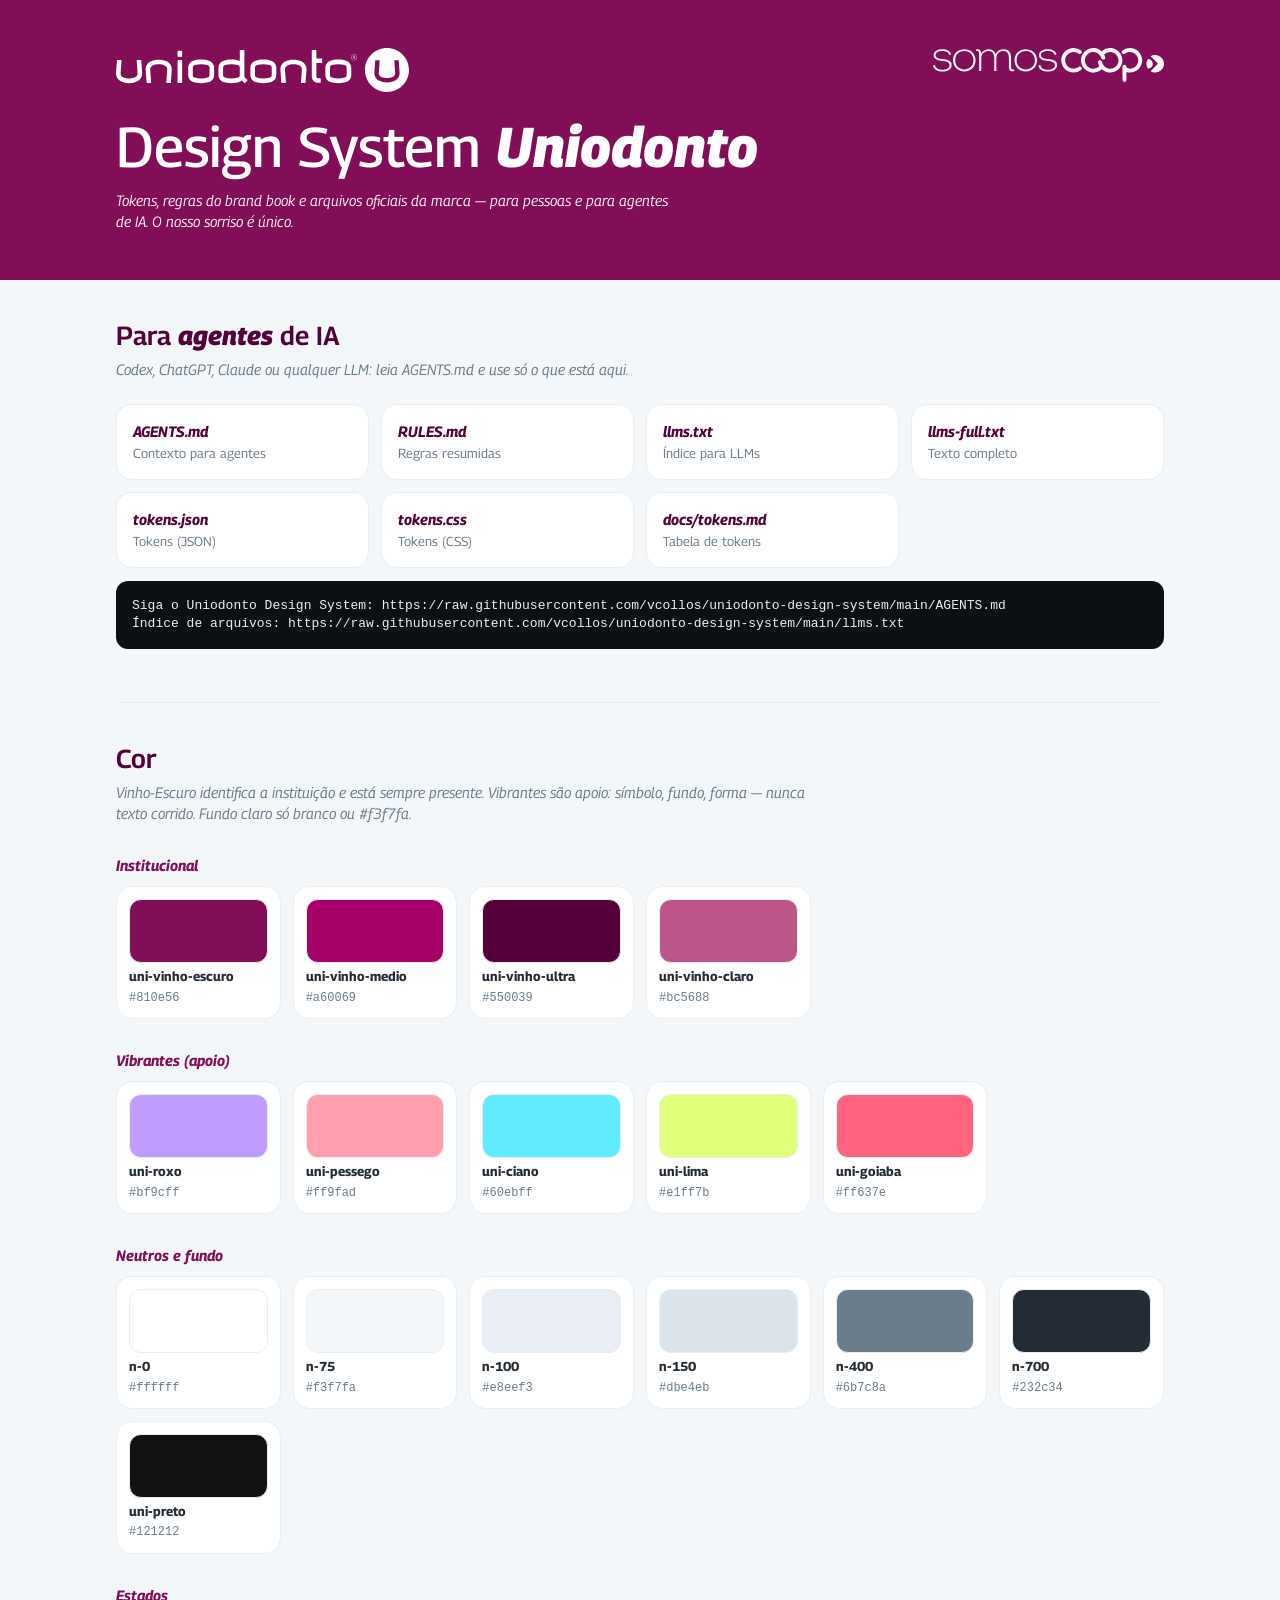
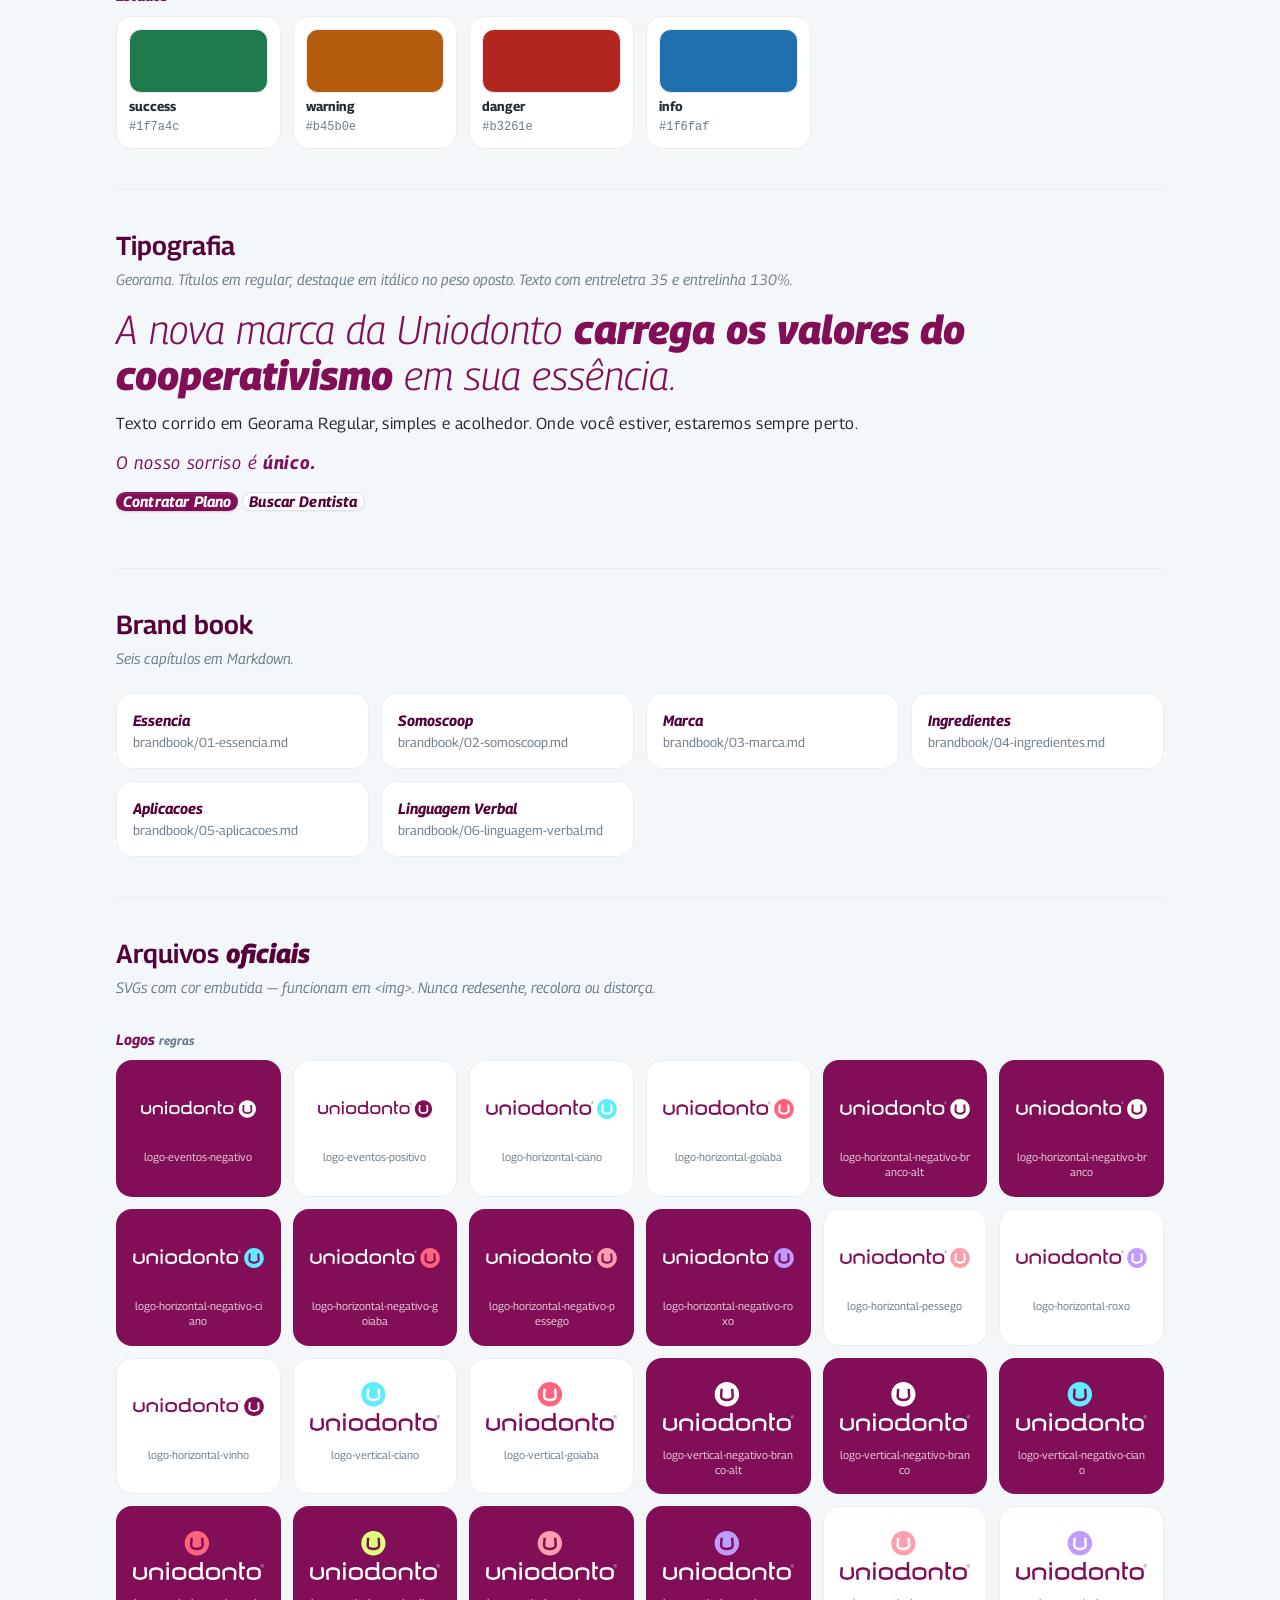
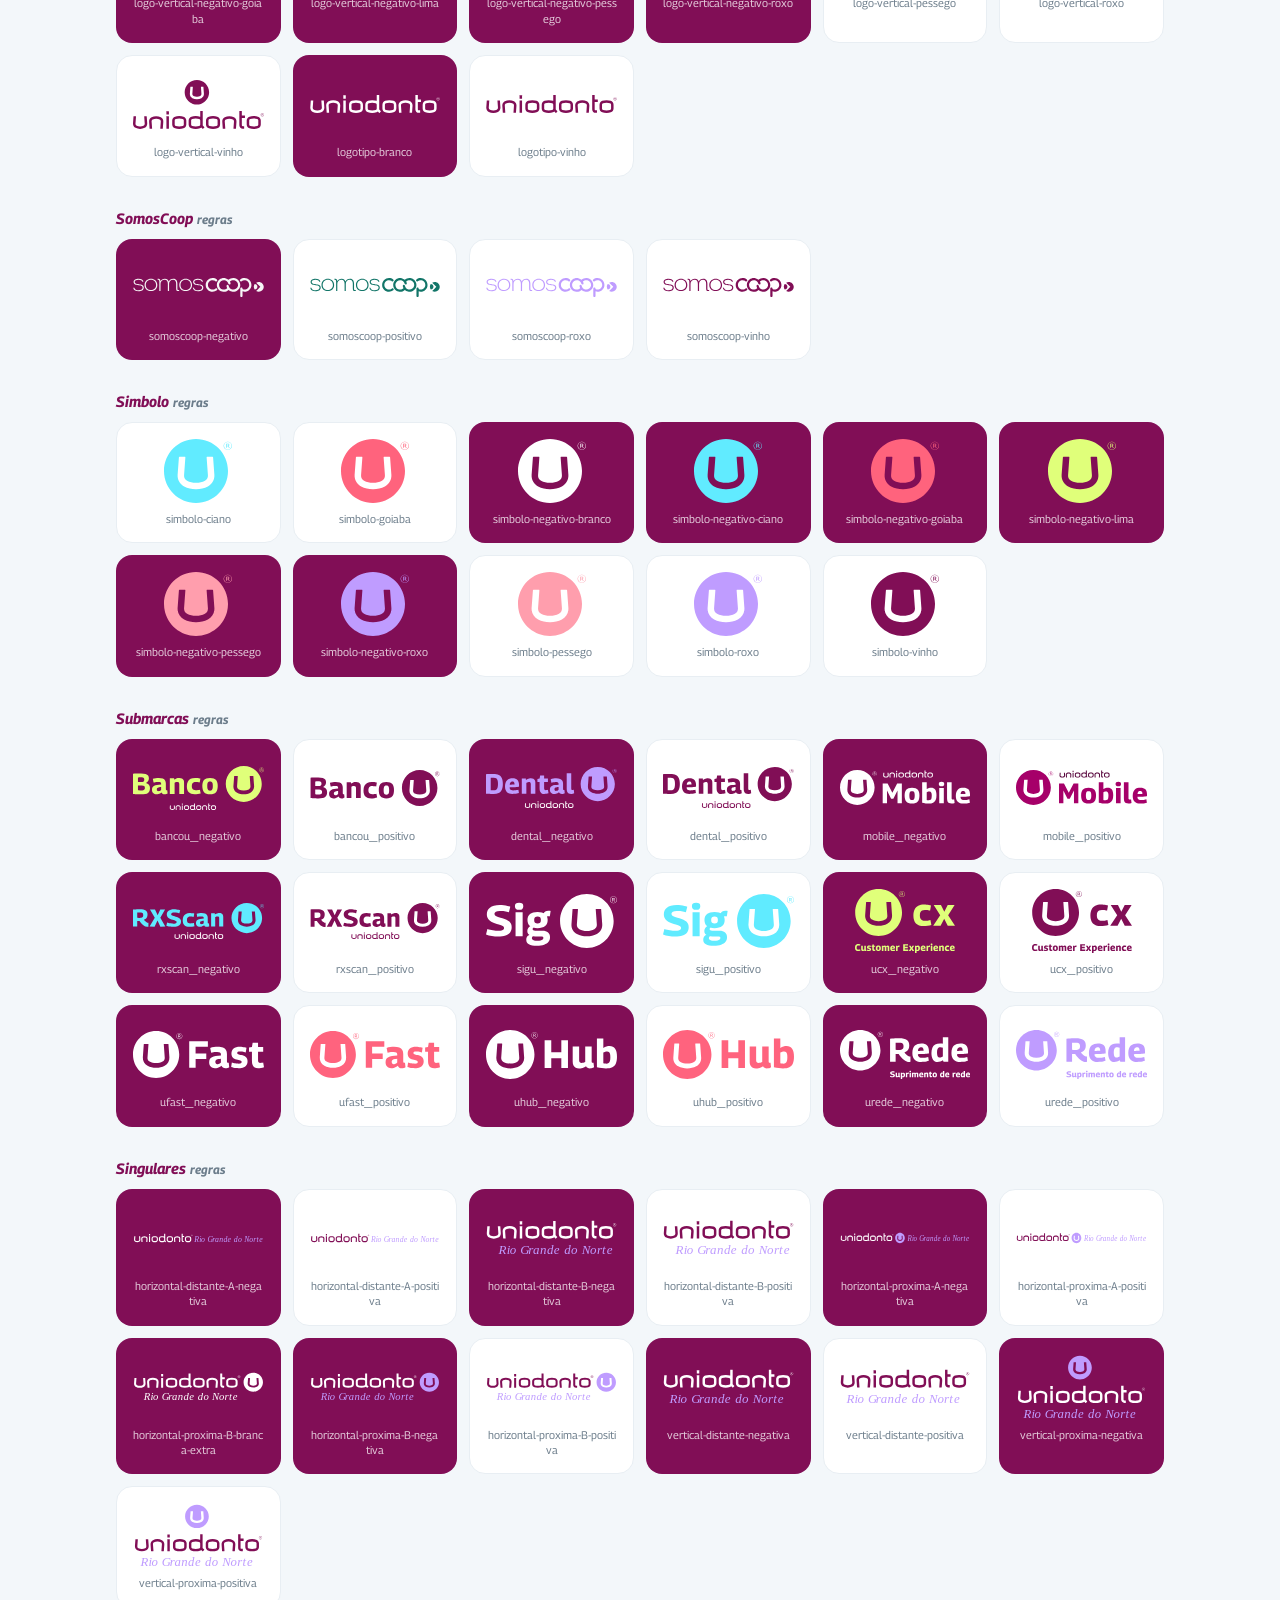
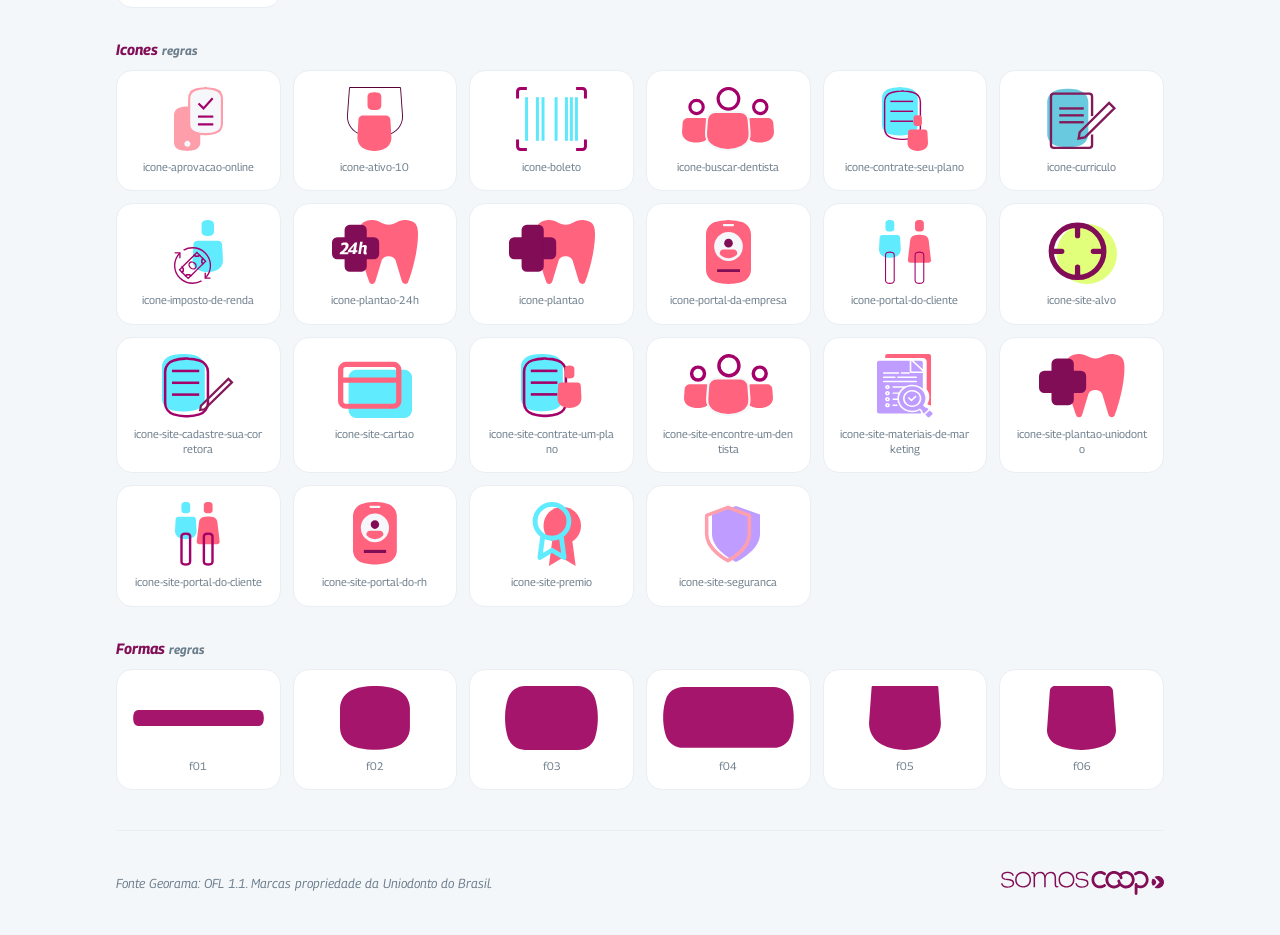
<file: index.html>
<!doctype html><html lang="pt-BR"><head><meta charset="utf-8"><meta name="viewport" content="width=device-width,initial-scale=1">
<title>Uniodonto Design System</title>
<meta name="description" content="Tokens, regras do brand book e arquivos oficiais da marca Uniodonto, para pessoas e agentes de IA.">
<link rel="alternate" type="text/plain" href="llms.txt" title="llms.txt">
<link rel="stylesheet" href="tokens.css"><link rel="stylesheet" href="components/bundle.css">
<style>
*{box-sizing:border-box}body{margin:0;background:var(--bg);color:var(--text);font-family:var(--font-brand);line-height:1.4}
header{background:var(--uni-vinho-escuro);color:#fff;padding:var(--s-12) var(--s-4)}
.w{max-width:1080px;margin:0 auto;padding:0 var(--s-4)} header .w{display:flex;justify-content:space-between;align-items:flex-start;gap:var(--s-6);flex-wrap:wrap}
header h1{font:500 clamp(32px,6vw,56px)/1.1 var(--font-brand);margin:var(--s-6) 0 var(--s-3)} header h1 em{font-weight:800}
header p{max-width:560px;font-style:italic;opacity:.92;margin:0}
section{padding:var(--s-10) 0;border-bottom:1px solid var(--border)} h2{font:600 26px/1.2 var(--font-brand);color:var(--text-strong);margin:0 0 var(--s-2)} h2 em{font-weight:800}
.lead{color:var(--text-muted);font-style:italic;margin:0 0 var(--s-6);max-width:720px}
.grid{display:grid;gap:var(--s-3);grid-template-columns:repeat(auto-fill,minmax(150px,1fr))}
.sw{background:var(--surface);border:1px solid var(--border);border-radius:var(--r-xl);padding:var(--s-3);display:flex;flex-direction:column;gap:4px;font-size:13px}
.chip{height:64px;border-radius:var(--r-lg);border:1px solid var(--border)} .sw code{color:var(--text-muted);font-size:12px}
.links{display:grid;gap:var(--s-3);grid-template-columns:repeat(auto-fill,minmax(220px,1fr))}
.links a{display:block;background:var(--surface);border:1px solid var(--border);border-radius:var(--r-xl);padding:var(--s-4);color:var(--text-strong);text-decoration:none}
.links a b{display:block;font-style:italic} .links a span{font-size:13px;color:var(--text-muted)} .links a:hover{box-shadow:var(--sh-md)}
.tiles{display:grid;gap:var(--s-3);grid-template-columns:repeat(auto-fill,minmax(160px,1fr))}
.tile{background:var(--surface);border:1px solid var(--border);border-radius:var(--r-xl);padding:var(--s-4);display:flex;flex-direction:column;align-items:center;gap:var(--s-2);text-decoration:none;color:var(--text-muted);font-size:11px;text-align:center;word-break:break-all}
.tile img{height:64px;max-width:100%;object-fit:contain} .tile.dark{background:var(--uni-vinho-escuro);color:#ffffffcc;border-color:transparent}
h3{font:700 italic 15px var(--font-brand);color:var(--uni-vinho-escuro);margin:var(--s-8) 0 var(--s-3)}
.type p{margin:0 0 var(--s-4)} pre{background:var(--n-900);color:#e8eef3;padding:var(--s-4);border-radius:var(--r-lg);overflow:auto;font-size:13px}
footer{padding:var(--s-10) 0;color:var(--text-muted);font-size:13px;font-style:italic}
footer .w{display:flex;justify-content:space-between;align-items:center;gap:var(--s-4);flex-wrap:wrap}
</style></head><body>
<header><div class="w"><div><img src="assets/Logos/logo-horizontal-negativo-branco.svg" alt="Uniodonto" height="44">
<h1>Design System <em>Uniodonto</em></h1><p>Tokens, regras do brand book e arquivos oficiais da marca — para pessoas e para agentes de IA. O nosso sorriso é único.</p></div>
<img src="assets/SomosCoop/somoscoop-negativo.svg" alt="SomosCoop" height="34"></div></header>
<main class="w">
<section><h2>Para <em>agentes</em> de IA</h2><p class="lead">Codex, ChatGPT, Claude ou qualquer LLM: leia AGENTS.md e use só o que está aqui.</p>
<div class="links"><a href="AGENTS.md"><b>AGENTS.md</b><span>Contexto para agentes</span></a><a href="RULES.md"><b>RULES.md</b><span>Regras resumidas</span></a><a href="llms.txt"><b>llms.txt</b><span>Índice para LLMs</span></a><a href="llms-full.txt"><b>llms-full.txt</b><span>Texto completo</span></a><a href="tokens.json"><b>tokens.json</b><span>Tokens (JSON)</span></a><a href="tokens.css"><b>tokens.css</b><span>Tokens (CSS)</span></a><a href="docs/tokens.md"><b>docs/tokens.md</b><span>Tabela de tokens</span></a></div>
<pre>Siga o Uniodonto Design System: https://raw.githubusercontent.com/vcollos/uniodonto-design-system/main/AGENTS.md
Índice de arquivos: https://raw.githubusercontent.com/vcollos/uniodonto-design-system/main/llms.txt</pre></section>
<section><h2>Cor</h2><p class="lead">Vinho-Escuro identifica a instituição e está sempre presente. Vibrantes são apoio: símbolo, fundo, forma — nunca texto corrido. Fundo claro só branco ou #f3f7fa.</p>
<h3>Institucional</h3><div class="grid"><div class="sw"><div class="chip" style="background:var(--uni-vinho-escuro)"></div><b>uni-vinho-escuro</b><code>#810e56</code></div><div class="sw"><div class="chip" style="background:var(--uni-vinho-medio)"></div><b>uni-vinho-medio</b><code>#a60069</code></div><div class="sw"><div class="chip" style="background:var(--uni-vinho-ultra)"></div><b>uni-vinho-ultra</b><code>#550039</code></div><div class="sw"><div class="chip" style="background:var(--uni-vinho-claro)"></div><b>uni-vinho-claro</b><code>#bc5688</code></div></div><h3>Vibrantes (apoio)</h3><div class="grid"><div class="sw"><div class="chip" style="background:var(--uni-roxo)"></div><b>uni-roxo</b><code>#bf9cff</code></div><div class="sw"><div class="chip" style="background:var(--uni-pessego)"></div><b>uni-pessego</b><code>#ff9fad</code></div><div class="sw"><div class="chip" style="background:var(--uni-ciano)"></div><b>uni-ciano</b><code>#60ebff</code></div><div class="sw"><div class="chip" style="background:var(--uni-lima)"></div><b>uni-lima</b><code>#e1ff7b</code></div><div class="sw"><div class="chip" style="background:var(--uni-goiaba)"></div><b>uni-goiaba</b><code>#ff637e</code></div></div><h3>Neutros e fundo</h3><div class="grid"><div class="sw"><div class="chip" style="background:var(--n-0)"></div><b>n-0</b><code>#ffffff</code></div><div class="sw"><div class="chip" style="background:var(--n-75)"></div><b>n-75</b><code>#f3f7fa</code></div><div class="sw"><div class="chip" style="background:var(--n-100)"></div><b>n-100</b><code>#e8eef3</code></div><div class="sw"><div class="chip" style="background:var(--n-150)"></div><b>n-150</b><code>#dbe4eb</code></div><div class="sw"><div class="chip" style="background:var(--n-400)"></div><b>n-400</b><code>#6b7c8a</code></div><div class="sw"><div class="chip" style="background:var(--n-700)"></div><b>n-700</b><code>#232c34</code></div><div class="sw"><div class="chip" style="background:var(--uni-preto)"></div><b>uni-preto</b><code>#121212</code></div></div><h3>Estados</h3><div class="grid"><div class="sw"><div class="chip" style="background:var(--success)"></div><b>success</b><code>#1f7a4c</code></div><div class="sw"><div class="chip" style="background:var(--warning)"></div><b>warning</b><code>#b45b0e</code></div><div class="sw"><div class="chip" style="background:var(--danger)"></div><b>danger</b><code>#b3261e</code></div><div class="sw"><div class="chip" style="background:var(--info)"></div><b>info</b><code>#1f6faf</code></div></div></section>
<section class="type"><h2>Tipografia</h2><p class="lead">Georama. Títulos em regular; destaque em itálico no peso oposto. Texto com entreletra 35 e entrelinha 130%.</p>
<p style="font:300 italic 40px/1.15 var(--font-brand);color:var(--uni-vinho-escuro)">A nova marca da Uniodonto <b style="font-weight:800">carrega os valores do cooperativismo</b> em sua essência.</p>
<p class="body-md">Texto corrido em Georama Regular, simples e acolhedor. Onde você estiver, estaremos sempre perto.</p>
<p class="tagline" style="color:var(--uni-vinho-escuro)">O nosso sorriso é <b>único.</b></p>
<p><button class="btn primary">Contratar Plano</button> <button class="btn secondary">Buscar Dentista</button></p></section>
<section><h2>Brand book</h2><p class="lead">Seis capítulos em Markdown.</p><div class="links"><a href="brandbook/01-essencia.md"><b>Essencia</b><span>brandbook/01-essencia.md</span></a><a href="brandbook/02-somoscoop.md"><b>Somoscoop</b><span>brandbook/02-somoscoop.md</span></a><a href="brandbook/03-marca.md"><b>Marca</b><span>brandbook/03-marca.md</span></a><a href="brandbook/04-ingredientes.md"><b>Ingredientes</b><span>brandbook/04-ingredientes.md</span></a><a href="brandbook/05-aplicacoes.md"><b>Aplicacoes</b><span>brandbook/05-aplicacoes.md</span></a><a href="brandbook/06-linguagem-verbal.md"><b>Linguagem Verbal</b><span>brandbook/06-linguagem-verbal.md</span></a></div></section>
<section><h2>Arquivos <em>oficiais</em></h2><p class="lead">SVGs com cor embutida — funcionam em &lt;img&gt;. Nunca redesenhe, recolora ou distorça.</p>
<h3>Logos <a href="assets/Logos/README.md" style="font-size:12px;color:var(--text-muted)">regras</a></h3><div class="tiles"><a class="tile dark" href="assets/Logos/logo-eventos-negativo.svg" title="logo-eventos-negativo"><img src="assets/Logos/logo-eventos-negativo.svg" alt="logo-eventos-negativo" loading="lazy"><span>logo-eventos-negativo</span></a><a class="tile" href="assets/Logos/logo-eventos-positivo.svg" title="logo-eventos-positivo"><img src="assets/Logos/logo-eventos-positivo.svg" alt="logo-eventos-positivo" loading="lazy"><span>logo-eventos-positivo</span></a><a class="tile" href="assets/Logos/logo-horizontal-ciano.svg" title="logo-horizontal-ciano"><img src="assets/Logos/logo-horizontal-ciano.svg" alt="logo-horizontal-ciano" loading="lazy"><span>logo-horizontal-ciano</span></a><a class="tile" href="assets/Logos/logo-horizontal-goiaba.svg" title="logo-horizontal-goiaba"><img src="assets/Logos/logo-horizontal-goiaba.svg" alt="logo-horizontal-goiaba" loading="lazy"><span>logo-horizontal-goiaba</span></a><a class="tile dark" href="assets/Logos/logo-horizontal-negativo-branco-alt.svg" title="logo-horizontal-negativo-branco-alt"><img src="assets/Logos/logo-horizontal-negativo-branco-alt.svg" alt="logo-horizontal-negativo-branco-alt" loading="lazy"><span>logo-horizontal-negativo-branco-alt</span></a><a class="tile dark" href="assets/Logos/logo-horizontal-negativo-branco.svg" title="logo-horizontal-negativo-branco"><img src="assets/Logos/logo-horizontal-negativo-branco.svg" alt="logo-horizontal-negativo-branco" loading="lazy"><span>logo-horizontal-negativo-branco</span></a><a class="tile dark" href="assets/Logos/logo-horizontal-negativo-ciano.svg" title="logo-horizontal-negativo-ciano"><img src="assets/Logos/logo-horizontal-negativo-ciano.svg" alt="logo-horizontal-negativo-ciano" loading="lazy"><span>logo-horizontal-negativo-ciano</span></a><a class="tile dark" href="assets/Logos/logo-horizontal-negativo-goiaba.svg" title="logo-horizontal-negativo-goiaba"><img src="assets/Logos/logo-horizontal-negativo-goiaba.svg" alt="logo-horizontal-negativo-goiaba" loading="lazy"><span>logo-horizontal-negativo-goiaba</span></a><a class="tile dark" href="assets/Logos/logo-horizontal-negativo-pessego.svg" title="logo-horizontal-negativo-pessego"><img src="assets/Logos/logo-horizontal-negativo-pessego.svg" alt="logo-horizontal-negativo-pessego" loading="lazy"><span>logo-horizontal-negativo-pessego</span></a><a class="tile dark" href="assets/Logos/logo-horizontal-negativo-roxo.svg" title="logo-horizontal-negativo-roxo"><img src="assets/Logos/logo-horizontal-negativo-roxo.svg" alt="logo-horizontal-negativo-roxo" loading="lazy"><span>logo-horizontal-negativo-roxo</span></a><a class="tile" href="assets/Logos/logo-horizontal-pessego.svg" title="logo-horizontal-pessego"><img src="assets/Logos/logo-horizontal-pessego.svg" alt="logo-horizontal-pessego" loading="lazy"><span>logo-horizontal-pessego</span></a><a class="tile" href="assets/Logos/logo-horizontal-roxo.svg" title="logo-horizontal-roxo"><img src="assets/Logos/logo-horizontal-roxo.svg" alt="logo-horizontal-roxo" loading="lazy"><span>logo-horizontal-roxo</span></a><a class="tile" href="assets/Logos/logo-horizontal-vinho.svg" title="logo-horizontal-vinho"><img src="assets/Logos/logo-horizontal-vinho.svg" alt="logo-horizontal-vinho" loading="lazy"><span>logo-horizontal-vinho</span></a><a class="tile" href="assets/Logos/logo-vertical-ciano.svg" title="logo-vertical-ciano"><img src="assets/Logos/logo-vertical-ciano.svg" alt="logo-vertical-ciano" loading="lazy"><span>logo-vertical-ciano</span></a><a class="tile" href="assets/Logos/logo-vertical-goiaba.svg" title="logo-vertical-goiaba"><img src="assets/Logos/logo-vertical-goiaba.svg" alt="logo-vertical-goiaba" loading="lazy"><span>logo-vertical-goiaba</span></a><a class="tile dark" href="assets/Logos/logo-vertical-negativo-branco-alt.svg" title="logo-vertical-negativo-branco-alt"><img src="assets/Logos/logo-vertical-negativo-branco-alt.svg" alt="logo-vertical-negativo-branco-alt" loading="lazy"><span>logo-vertical-negativo-branco-alt</span></a><a class="tile dark" href="assets/Logos/logo-vertical-negativo-branco.svg" title="logo-vertical-negativo-branco"><img src="assets/Logos/logo-vertical-negativo-branco.svg" alt="logo-vertical-negativo-branco" loading="lazy"><span>logo-vertical-negativo-branco</span></a><a class="tile dark" href="assets/Logos/logo-vertical-negativo-ciano.svg" title="logo-vertical-negativo-ciano"><img src="assets/Logos/logo-vertical-negativo-ciano.svg" alt="logo-vertical-negativo-ciano" loading="lazy"><span>logo-vertical-negativo-ciano</span></a><a class="tile dark" href="assets/Logos/logo-vertical-negativo-goiaba.svg" title="logo-vertical-negativo-goiaba"><img src="assets/Logos/logo-vertical-negativo-goiaba.svg" alt="logo-vertical-negativo-goiaba" loading="lazy"><span>logo-vertical-negativo-goiaba</span></a><a class="tile dark" href="assets/Logos/logo-vertical-negativo-lima.svg" title="logo-vertical-negativo-lima"><img src="assets/Logos/logo-vertical-negativo-lima.svg" alt="logo-vertical-negativo-lima" loading="lazy"><span>logo-vertical-negativo-lima</span></a><a class="tile dark" href="assets/Logos/logo-vertical-negativo-pessego.svg" title="logo-vertical-negativo-pessego"><img src="assets/Logos/logo-vertical-negativo-pessego.svg" alt="logo-vertical-negativo-pessego" loading="lazy"><span>logo-vertical-negativo-pessego</span></a><a class="tile dark" href="assets/Logos/logo-vertical-negativo-roxo.svg" title="logo-vertical-negativo-roxo"><img src="assets/Logos/logo-vertical-negativo-roxo.svg" alt="logo-vertical-negativo-roxo" loading="lazy"><span>logo-vertical-negativo-roxo</span></a><a class="tile" href="assets/Logos/logo-vertical-pessego.svg" title="logo-vertical-pessego"><img src="assets/Logos/logo-vertical-pessego.svg" alt="logo-vertical-pessego" loading="lazy"><span>logo-vertical-pessego</span></a><a class="tile" href="assets/Logos/logo-vertical-roxo.svg" title="logo-vertical-roxo"><img src="assets/Logos/logo-vertical-roxo.svg" alt="logo-vertical-roxo" loading="lazy"><span>logo-vertical-roxo</span></a><a class="tile" href="assets/Logos/logo-vertical-vinho.svg" title="logo-vertical-vinho"><img src="assets/Logos/logo-vertical-vinho.svg" alt="logo-vertical-vinho" loading="lazy"><span>logo-vertical-vinho</span></a><a class="tile dark" href="assets/Logos/logotipo-branco.svg" title="logotipo-branco"><img src="assets/Logos/logotipo-branco.svg" alt="logotipo-branco" loading="lazy"><span>logotipo-branco</span></a><a class="tile" href="assets/Logos/logotipo-vinho.svg" title="logotipo-vinho"><img src="assets/Logos/logotipo-vinho.svg" alt="logotipo-vinho" loading="lazy"><span>logotipo-vinho</span></a></div><h3>SomosCoop <a href="assets/SomosCoop/README.md" style="font-size:12px;color:var(--text-muted)">regras</a></h3><div class="tiles"><a class="tile dark" href="assets/SomosCoop/somoscoop-negativo.svg" title="somoscoop-negativo"><img src="assets/SomosCoop/somoscoop-negativo.svg" alt="somoscoop-negativo" loading="lazy"><span>somoscoop-negativo</span></a><a class="tile" href="assets/SomosCoop/somoscoop-positivo.svg" title="somoscoop-positivo"><img src="assets/SomosCoop/somoscoop-positivo.svg" alt="somoscoop-positivo" loading="lazy"><span>somoscoop-positivo</span></a><a class="tile" href="assets/SomosCoop/somoscoop-roxo.svg" title="somoscoop-roxo"><img src="assets/SomosCoop/somoscoop-roxo.svg" alt="somoscoop-roxo" loading="lazy"><span>somoscoop-roxo</span></a><a class="tile" href="assets/SomosCoop/somoscoop-vinho.svg" title="somoscoop-vinho"><img src="assets/SomosCoop/somoscoop-vinho.svg" alt="somoscoop-vinho" loading="lazy"><span>somoscoop-vinho</span></a></div><h3>Simbolo <a href="assets/Simbolo/README.md" style="font-size:12px;color:var(--text-muted)">regras</a></h3><div class="tiles"><a class="tile" href="assets/Simbolo/simbolo-ciano.svg" title="simbolo-ciano"><img src="assets/Simbolo/simbolo-ciano.svg" alt="simbolo-ciano" loading="lazy"><span>simbolo-ciano</span></a><a class="tile" href="assets/Simbolo/simbolo-goiaba.svg" title="simbolo-goiaba"><img src="assets/Simbolo/simbolo-goiaba.svg" alt="simbolo-goiaba" loading="lazy"><span>simbolo-goiaba</span></a><a class="tile dark" href="assets/Simbolo/simbolo-negativo-branco.svg" title="simbolo-negativo-branco"><img src="assets/Simbolo/simbolo-negativo-branco.svg" alt="simbolo-negativo-branco" loading="lazy"><span>simbolo-negativo-branco</span></a><a class="tile dark" href="assets/Simbolo/simbolo-negativo-ciano.svg" title="simbolo-negativo-ciano"><img src="assets/Simbolo/simbolo-negativo-ciano.svg" alt="simbolo-negativo-ciano" loading="lazy"><span>simbolo-negativo-ciano</span></a><a class="tile dark" href="assets/Simbolo/simbolo-negativo-goiaba.svg" title="simbolo-negativo-goiaba"><img src="assets/Simbolo/simbolo-negativo-goiaba.svg" alt="simbolo-negativo-goiaba" loading="lazy"><span>simbolo-negativo-goiaba</span></a><a class="tile dark" href="assets/Simbolo/simbolo-negativo-lima.svg" title="simbolo-negativo-lima"><img src="assets/Simbolo/simbolo-negativo-lima.svg" alt="simbolo-negativo-lima" loading="lazy"><span>simbolo-negativo-lima</span></a><a class="tile dark" href="assets/Simbolo/simbolo-negativo-pessego.svg" title="simbolo-negativo-pessego"><img src="assets/Simbolo/simbolo-negativo-pessego.svg" alt="simbolo-negativo-pessego" loading="lazy"><span>simbolo-negativo-pessego</span></a><a class="tile dark" href="assets/Simbolo/simbolo-negativo-roxo.svg" title="simbolo-negativo-roxo"><img src="assets/Simbolo/simbolo-negativo-roxo.svg" alt="simbolo-negativo-roxo" loading="lazy"><span>simbolo-negativo-roxo</span></a><a class="tile" href="assets/Simbolo/simbolo-pessego.svg" title="simbolo-pessego"><img src="assets/Simbolo/simbolo-pessego.svg" alt="simbolo-pessego" loading="lazy"><span>simbolo-pessego</span></a><a class="tile" href="assets/Simbolo/simbolo-roxo.svg" title="simbolo-roxo"><img src="assets/Simbolo/simbolo-roxo.svg" alt="simbolo-roxo" loading="lazy"><span>simbolo-roxo</span></a><a class="tile" href="assets/Simbolo/simbolo-vinho.svg" title="simbolo-vinho"><img src="assets/Simbolo/simbolo-vinho.svg" alt="simbolo-vinho" loading="lazy"><span>simbolo-vinho</span></a></div><h3>Submarcas <a href="assets/Submarcas/README.md" style="font-size:12px;color:var(--text-muted)">regras</a></h3><div class="tiles"><a class="tile dark" href="assets/Submarcas/bancou_negativo.svg" title="bancou_negativo"><img src="assets/Submarcas/bancou_negativo.svg" alt="bancou_negativo" loading="lazy"><span>bancou_negativo</span></a><a class="tile" href="assets/Submarcas/bancou_positivo.svg" title="bancou_positivo"><img src="assets/Submarcas/bancou_positivo.svg" alt="bancou_positivo" loading="lazy"><span>bancou_positivo</span></a><a class="tile dark" href="assets/Submarcas/dental_negativo.svg" title="dental_negativo"><img src="assets/Submarcas/dental_negativo.svg" alt="dental_negativo" loading="lazy"><span>dental_negativo</span></a><a class="tile" href="assets/Submarcas/dental_positivo.svg" title="dental_positivo"><img src="assets/Submarcas/dental_positivo.svg" alt="dental_positivo" loading="lazy"><span>dental_positivo</span></a><a class="tile dark" href="assets/Submarcas/mobile_negativo.svg" title="mobile_negativo"><img src="assets/Submarcas/mobile_negativo.svg" alt="mobile_negativo" loading="lazy"><span>mobile_negativo</span></a><a class="tile" href="assets/Submarcas/mobile_positivo.svg" title="mobile_positivo"><img src="assets/Submarcas/mobile_positivo.svg" alt="mobile_positivo" loading="lazy"><span>mobile_positivo</span></a><a class="tile dark" href="assets/Submarcas/rxscan_negativo.svg" title="rxscan_negativo"><img src="assets/Submarcas/rxscan_negativo.svg" alt="rxscan_negativo" loading="lazy"><span>rxscan_negativo</span></a><a class="tile" href="assets/Submarcas/rxscan_positivo.svg" title="rxscan_positivo"><img src="assets/Submarcas/rxscan_positivo.svg" alt="rxscan_positivo" loading="lazy"><span>rxscan_positivo</span></a><a class="tile dark" href="assets/Submarcas/sigu_negativo.svg" title="sigu_negativo"><img src="assets/Submarcas/sigu_negativo.svg" alt="sigu_negativo" loading="lazy"><span>sigu_negativo</span></a><a class="tile" href="assets/Submarcas/sigu_positivo.svg" title="sigu_positivo"><img src="assets/Submarcas/sigu_positivo.svg" alt="sigu_positivo" loading="lazy"><span>sigu_positivo</span></a><a class="tile dark" href="assets/Submarcas/ucx_negativo.svg" title="ucx_negativo"><img src="assets/Submarcas/ucx_negativo.svg" alt="ucx_negativo" loading="lazy"><span>ucx_negativo</span></a><a class="tile" href="assets/Submarcas/ucx_positivo.svg" title="ucx_positivo"><img src="assets/Submarcas/ucx_positivo.svg" alt="ucx_positivo" loading="lazy"><span>ucx_positivo</span></a><a class="tile dark" href="assets/Submarcas/ufast_negativo.svg" title="ufast_negativo"><img src="assets/Submarcas/ufast_negativo.svg" alt="ufast_negativo" loading="lazy"><span>ufast_negativo</span></a><a class="tile" href="assets/Submarcas/ufast_positivo.svg" title="ufast_positivo"><img src="assets/Submarcas/ufast_positivo.svg" alt="ufast_positivo" loading="lazy"><span>ufast_positivo</span></a><a class="tile dark" href="assets/Submarcas/uhub_negativo.svg" title="uhub_negativo"><img src="assets/Submarcas/uhub_negativo.svg" alt="uhub_negativo" loading="lazy"><span>uhub_negativo</span></a><a class="tile" href="assets/Submarcas/uhub_positivo.svg" title="uhub_positivo"><img src="assets/Submarcas/uhub_positivo.svg" alt="uhub_positivo" loading="lazy"><span>uhub_positivo</span></a><a class="tile dark" href="assets/Submarcas/urede_negativo.svg" title="urede_negativo"><img src="assets/Submarcas/urede_negativo.svg" alt="urede_negativo" loading="lazy"><span>urede_negativo</span></a><a class="tile" href="assets/Submarcas/urede_positivo.svg" title="urede_positivo"><img src="assets/Submarcas/urede_positivo.svg" alt="urede_positivo" loading="lazy"><span>urede_positivo</span></a></div><h3>Singulares <a href="assets/Singulares/README.md" style="font-size:12px;color:var(--text-muted)">regras</a></h3><div class="tiles"><a class="tile dark" href="assets/Singulares/horizontal-distante-A-negativa.svg" title="horizontal-distante-A-negativa"><img src="assets/Singulares/horizontal-distante-A-negativa.svg" alt="horizontal-distante-A-negativa" loading="lazy"><span>horizontal-distante-A-negativa</span></a><a class="tile" href="assets/Singulares/horizontal-distante-A-positiva.svg" title="horizontal-distante-A-positiva"><img src="assets/Singulares/horizontal-distante-A-positiva.svg" alt="horizontal-distante-A-positiva" loading="lazy"><span>horizontal-distante-A-positiva</span></a><a class="tile dark" href="assets/Singulares/horizontal-distante-B-negativa.svg" title="horizontal-distante-B-negativa"><img src="assets/Singulares/horizontal-distante-B-negativa.svg" alt="horizontal-distante-B-negativa" loading="lazy"><span>horizontal-distante-B-negativa</span></a><a class="tile" href="assets/Singulares/horizontal-distante-B-positiva.svg" title="horizontal-distante-B-positiva"><img src="assets/Singulares/horizontal-distante-B-positiva.svg" alt="horizontal-distante-B-positiva" loading="lazy"><span>horizontal-distante-B-positiva</span></a><a class="tile dark" href="assets/Singulares/horizontal-proxima-A-negativa.svg" title="horizontal-proxima-A-negativa"><img src="assets/Singulares/horizontal-proxima-A-negativa.svg" alt="horizontal-proxima-A-negativa" loading="lazy"><span>horizontal-proxima-A-negativa</span></a><a class="tile" href="assets/Singulares/horizontal-proxima-A-positiva.svg" title="horizontal-proxima-A-positiva"><img src="assets/Singulares/horizontal-proxima-A-positiva.svg" alt="horizontal-proxima-A-positiva" loading="lazy"><span>horizontal-proxima-A-positiva</span></a><a class="tile dark" href="assets/Singulares/horizontal-proxima-B-branca-extra.svg" title="horizontal-proxima-B-branca-extra"><img src="assets/Singulares/horizontal-proxima-B-branca-extra.svg" alt="horizontal-proxima-B-branca-extra" loading="lazy"><span>horizontal-proxima-B-branca-extra</span></a><a class="tile dark" href="assets/Singulares/horizontal-proxima-B-negativa.svg" title="horizontal-proxima-B-negativa"><img src="assets/Singulares/horizontal-proxima-B-negativa.svg" alt="horizontal-proxima-B-negativa" loading="lazy"><span>horizontal-proxima-B-negativa</span></a><a class="tile" href="assets/Singulares/horizontal-proxima-B-positiva.svg" title="horizontal-proxima-B-positiva"><img src="assets/Singulares/horizontal-proxima-B-positiva.svg" alt="horizontal-proxima-B-positiva" loading="lazy"><span>horizontal-proxima-B-positiva</span></a><a class="tile dark" href="assets/Singulares/vertical-distante-negativa.svg" title="vertical-distante-negativa"><img src="assets/Singulares/vertical-distante-negativa.svg" alt="vertical-distante-negativa" loading="lazy"><span>vertical-distante-negativa</span></a><a class="tile" href="assets/Singulares/vertical-distante-positiva.svg" title="vertical-distante-positiva"><img src="assets/Singulares/vertical-distante-positiva.svg" alt="vertical-distante-positiva" loading="lazy"><span>vertical-distante-positiva</span></a><a class="tile dark" href="assets/Singulares/vertical-proxima-negativa.svg" title="vertical-proxima-negativa"><img src="assets/Singulares/vertical-proxima-negativa.svg" alt="vertical-proxima-negativa" loading="lazy"><span>vertical-proxima-negativa</span></a><a class="tile" href="assets/Singulares/vertical-proxima-positiva.svg" title="vertical-proxima-positiva"><img src="assets/Singulares/vertical-proxima-positiva.svg" alt="vertical-proxima-positiva" loading="lazy"><span>vertical-proxima-positiva</span></a></div><h3>Icones <a href="assets/Icones/README.md" style="font-size:12px;color:var(--text-muted)">regras</a></h3><div class="tiles"><a class="tile" href="assets/Icones/icone-aprovacao-online.svg" title="icone-aprovacao-online"><img src="assets/Icones/icone-aprovacao-online.svg" alt="icone-aprovacao-online" loading="lazy"><span>icone-aprovacao-online</span></a><a class="tile" href="assets/Icones/icone-ativo-10.svg" title="icone-ativo-10"><img src="assets/Icones/icone-ativo-10.svg" alt="icone-ativo-10" loading="lazy"><span>icone-ativo-10</span></a><a class="tile" href="assets/Icones/icone-boleto.svg" title="icone-boleto"><img src="assets/Icones/icone-boleto.svg" alt="icone-boleto" loading="lazy"><span>icone-boleto</span></a><a class="tile" href="assets/Icones/icone-buscar-dentista.svg" title="icone-buscar-dentista"><img src="assets/Icones/icone-buscar-dentista.svg" alt="icone-buscar-dentista" loading="lazy"><span>icone-buscar-dentista</span></a><a class="tile" href="assets/Icones/icone-contrate-seu-plano.svg" title="icone-contrate-seu-plano"><img src="assets/Icones/icone-contrate-seu-plano.svg" alt="icone-contrate-seu-plano" loading="lazy"><span>icone-contrate-seu-plano</span></a><a class="tile" href="assets/Icones/icone-curriculo.svg" title="icone-curriculo"><img src="assets/Icones/icone-curriculo.svg" alt="icone-curriculo" loading="lazy"><span>icone-curriculo</span></a><a class="tile" href="assets/Icones/icone-imposto-de-renda.svg" title="icone-imposto-de-renda"><img src="assets/Icones/icone-imposto-de-renda.svg" alt="icone-imposto-de-renda" loading="lazy"><span>icone-imposto-de-renda</span></a><a class="tile" href="assets/Icones/icone-plantao-24h.svg" title="icone-plantao-24h"><img src="assets/Icones/icone-plantao-24h.svg" alt="icone-plantao-24h" loading="lazy"><span>icone-plantao-24h</span></a><a class="tile" href="assets/Icones/icone-plantao.svg" title="icone-plantao"><img src="assets/Icones/icone-plantao.svg" alt="icone-plantao" loading="lazy"><span>icone-plantao</span></a><a class="tile" href="assets/Icones/icone-portal-da-empresa.svg" title="icone-portal-da-empresa"><img src="assets/Icones/icone-portal-da-empresa.svg" alt="icone-portal-da-empresa" loading="lazy"><span>icone-portal-da-empresa</span></a><a class="tile" href="assets/Icones/icone-portal-do-cliente.svg" title="icone-portal-do-cliente"><img src="assets/Icones/icone-portal-do-cliente.svg" alt="icone-portal-do-cliente" loading="lazy"><span>icone-portal-do-cliente</span></a><a class="tile" href="assets/Icones/icone-site-alvo.svg" title="icone-site-alvo"><img src="assets/Icones/icone-site-alvo.svg" alt="icone-site-alvo" loading="lazy"><span>icone-site-alvo</span></a><a class="tile" href="assets/Icones/icone-site-cadastre-sua-corretora.svg" title="icone-site-cadastre-sua-corretora"><img src="assets/Icones/icone-site-cadastre-sua-corretora.svg" alt="icone-site-cadastre-sua-corretora" loading="lazy"><span>icone-site-cadastre-sua-corretora</span></a><a class="tile" href="assets/Icones/icone-site-cartao.svg" title="icone-site-cartao"><img src="assets/Icones/icone-site-cartao.svg" alt="icone-site-cartao" loading="lazy"><span>icone-site-cartao</span></a><a class="tile" href="assets/Icones/icone-site-contrate-um-plano.svg" title="icone-site-contrate-um-plano"><img src="assets/Icones/icone-site-contrate-um-plano.svg" alt="icone-site-contrate-um-plano" loading="lazy"><span>icone-site-contrate-um-plano</span></a><a class="tile" href="assets/Icones/icone-site-encontre-um-dentista.svg" title="icone-site-encontre-um-dentista"><img src="assets/Icones/icone-site-encontre-um-dentista.svg" alt="icone-site-encontre-um-dentista" loading="lazy"><span>icone-site-encontre-um-dentista</span></a><a class="tile" href="assets/Icones/icone-site-materiais-de-marketing.svg" title="icone-site-materiais-de-marketing"><img src="assets/Icones/icone-site-materiais-de-marketing.svg" alt="icone-site-materiais-de-marketing" loading="lazy"><span>icone-site-materiais-de-marketing</span></a><a class="tile" href="assets/Icones/icone-site-plantao-uniodonto.svg" title="icone-site-plantao-uniodonto"><img src="assets/Icones/icone-site-plantao-uniodonto.svg" alt="icone-site-plantao-uniodonto" loading="lazy"><span>icone-site-plantao-uniodonto</span></a><a class="tile" href="assets/Icones/icone-site-portal-do-cliente.svg" title="icone-site-portal-do-cliente"><img src="assets/Icones/icone-site-portal-do-cliente.svg" alt="icone-site-portal-do-cliente" loading="lazy"><span>icone-site-portal-do-cliente</span></a><a class="tile" href="assets/Icones/icone-site-portal-do-rh.svg" title="icone-site-portal-do-rh"><img src="assets/Icones/icone-site-portal-do-rh.svg" alt="icone-site-portal-do-rh" loading="lazy"><span>icone-site-portal-do-rh</span></a><a class="tile" href="assets/Icones/icone-site-premio.svg" title="icone-site-premio"><img src="assets/Icones/icone-site-premio.svg" alt="icone-site-premio" loading="lazy"><span>icone-site-premio</span></a><a class="tile" href="assets/Icones/icone-site-seguranca.svg" title="icone-site-seguranca"><img src="assets/Icones/icone-site-seguranca.svg" alt="icone-site-seguranca" loading="lazy"><span>icone-site-seguranca</span></a></div><h3>Formas <a href="assets/Formas/README.md" style="font-size:12px;color:var(--text-muted)">regras</a></h3><div class="tiles"><a class="tile" href="assets/Formas/f01.svg" title="f01"><img src="assets/Formas/f01.svg" alt="f01" loading="lazy"><span>f01</span></a><a class="tile" href="assets/Formas/f02.svg" title="f02"><img src="assets/Formas/f02.svg" alt="f02" loading="lazy"><span>f02</span></a><a class="tile" href="assets/Formas/f03.svg" title="f03"><img src="assets/Formas/f03.svg" alt="f03" loading="lazy"><span>f03</span></a><a class="tile" href="assets/Formas/f04.svg" title="f04"><img src="assets/Formas/f04.svg" alt="f04" loading="lazy"><span>f04</span></a><a class="tile" href="assets/Formas/f05.svg" title="f05"><img src="assets/Formas/f05.svg" alt="f05" loading="lazy"><span>f05</span></a><a class="tile" href="assets/Formas/f06.svg" title="f06"><img src="assets/Formas/f06.svg" alt="f06" loading="lazy"><span>f06</span></a></div></section>
</main><footer><div class="w"><span>Fonte Georama: OFL 1.1. Marcas propriedade da Uniodonto do Brasil.</span><img src="assets/SomosCoop/somoscoop-vinho.svg" alt="SomosCoop" height="24"></div></footer>
</body></html>
</file>
<file: tokens.css>
/* Uniodonto Design System — generated from tokens.json */
:root, [data-theme="light"] {
  --uni-vinho-escuro: #810e56; /* Vinho-Escuro Uniodonto (Pantone 242 C) — cor oficial e obrigatória da marca: logotipo institucional, títulos, CTA primário (`btn primary`), sublinhado da aba ativa. Branco sobre ela: 9,9:1; sobre `n-75`: 9,2:1. Também é cor permitida para o selo SomosCoop. */
  --uni-vinho-medio: #a60069; /* Vinho Médio (Pantone 234 C) — variação tonal; hover do botão primário. Combinar sempre com Vinho-Escuro. Também é cor permitida para o selo SomosCoop. */
  --uni-vinho-ultra: #550039; /* Vinho Ultra (Pantone 229 C) — fundos escuros institucionais, active do primário, texto forte (`text-strong`) e texto sobre cores complementares. */
  --uni-vinho-claro: #bc5688; /* Vinho-Claro (Pantone 674 C) — acentos suaves e gráficos secundários; não usar como cor de texto. Também é cor permitida para o selo SomosCoop. */
  --uni-preto: #121212; /* Preto da marca monocromática (C0 M0 Y0 K100, R18 G18 B18, #121212, confirmado no brand book) — só quando a reprodução é de uma cor; nunca preto sobre fundo colorido. (tokens/colors.json registra #111111.) */
  --uni-roxo: #bf9cff; /* Roxo Uniodonto (Pantone 2572 C) — cor oficial das Singulares; anel de foco (`border-focus`, `sh-ring-focus`); badge `roxo`. Contraste 2,2:1 sobre branco: nunca como texto, e o anel de foco fica abaixo de 3:1 (valor da fonte mantido). Também é cor permitida para o selo SomosCoop. */
  --uni-pessego: #ff9fad; /* Pêssego Uniodonto (Pantone 1765 C) — acolhimento, campanhas, ilustrações; fundo de apoio, nunca texto. O brand book traz #ff9fad e R255 G156 B173 (que daria #ff9cad); mantido o HEX publicado. Também é cor permitida para o selo SomosCoop. */
  --uni-ciano: #60ebff; /* Ciano Uniodonto (Pantone 310 C) — frescor, conteúdos educativos, elementos digitais; fundo de apoio, nunca texto. Também é cor permitida para o selo SomosCoop. */
  --uni-lima: #e1ff7b; /* Lima Uniodonto (Pantone 379 C) — alegria, prevenção; fundo do botão `accent` com texto `uni-vinho-ultra` (13:1). Também é cor permitida para o selo SomosCoop. */
  --uni-goiaba: #ff637e; /* Goiaba Uniodonto (Pantone 184 C) — energia, CTAs não-institucionais, campanhas; badge `goiaba`. Também é cor permitida para o selo SomosCoop. */
  --n-0: #ffffff; /* Neutro 0 / Branco — `surface`, cards, logotipo negativo. Selo SomosCoop em branco sobre vinho. */
  --n-50: #f8fafc; /* Neutro 50 — superfície sutil. */
  --n-75: #f3f7fa; /* Neutro 75 — fundo claro padrão da página (`bg`, `surface-muted`). Fundo claro é sempre branco ou este azulado, nunca rosado. */
  --n-100: #e8eef3; /* Neutro 100 — `surface-inset`, `border`. */
  --n-150: #dbe4eb; /* Neutro 150 — `border-strong`: borda de inputs, botão secundário. */
  --n-200: #c2cfd9; /* Neutro 200 — borda em hover; borda da checkbox desmarcada. */
  --n-300: #98a9b7; /* Neutro 300 — `text-subtle`. */
  --n-400: #6b7c8a; /* Neutro 400 — `text-muted`. */
  --n-500: #4e5d69; /* Neutro 500. */
  --n-600: #38444e; /* Neutro 600. */
  --n-700: #232c34; /* Neutro 700 — `text`, texto corrido. */
  --n-800: #151c21; /* Neutro 800. */
  --n-900: #0b1013; /* Neutro 900. */
  --bg: var(--n-75); /* Fundo da página. */
  --surface: var(--n-0); /* Cards, inputs, botão secundário. */
  --surface-muted: var(--n-75); /* Hover de botões tertiary/secondary, badge `neutral`, input desabilitado. */
  --surface-inset: var(--n-100); /* Active do botão secundário, áreas rebaixadas. */
  --text: var(--n-700); /* Texto corrido sobre `bg` e `surface` (13:1+). */
  --text-strong: var(--uni-vinho-ultra); /* Títulos, labels e texto de ênfase sobre `bg` e `surface` (13,5:1). */
  --text-muted: var(--n-400); /* Texto secundário, hints, abas inativas sobre `surface` (4,3:1) e `bg` (4,0:1 — abaixo de 4,5:1; valor da fonte mantido, use só em 14px+ semibold ou 24px+ sobre `bg`). */
  --text-subtle: var(--n-300); /* Placeholder e texto desabilitado sobre `surface` — 2,4:1, abaixo do mínimo de texto; valor da fonte mantido. */
  --text-on-brand: var(--n-0); /* Texto sobre `uni-vinho-escuro` (9,9:1) e demais vinhos. */
  --border: var(--n-100); /* Divisórias, borda de card, lista de abas. */
  --border-strong: var(--n-150); /* Borda de controles (input, botão secundário). */
  --border-focus: var(--uni-roxo); /* Borda de foco da busca; ver nota de contraste em `uni-roxo`. */
  --success: #1f7a4c; /* Texto/ícone de sucesso sobre `success-bg` (4,7:1) e `surface`. */
  --success-bg: #e6f3eb; /* Fundo do badge `success`. */
  --warning: #b45b0e; /* Texto de pendência sobre `warning-bg` — 4,1:1, abaixo de 4,5:1; valor da fonte mantido. */
  --warning-bg: #fbecd8; /* Fundo do badge `warning`. */
  --danger: #b3261e; /* Erro, ação destrutiva: texto sobre `danger-bg` (5,4:1) e `surface`; borda de input inválido. */
  --danger-bg: #fbe4e2; /* Fundo do badge `danger` e hover do botão `danger`. */
  --info: #1f6faf; /* Texto informativo sobre `info-bg` (4,5:1). */
  --info-bg: #e2eef8; /* Fundo do badge `info`. */
  --brand-soft: #f7d9e8; /* `surface.brandSoft` de tokens/colors.json — item selecionado do Select. */
  --campanha-outubro-rosa: #ff4da6; /* Grupo Mulheres do brand book: Dia Internacional da Mulher (8/3) e Outubro Rosa. Só no período; HEX de tokens/colors.json — a página de datas do brand book não traz código. */
  --campanha-novembro-azul: #1e6fd9; /* Grupo Homens do brand book: Novembro Azul. Só no período. HEX de tokens/colors.json; no brand book a cor aparece mais turquesa — confirme com a Gerência de Comunicação. */
  --campanha-setembro-amarelo: #f5c518; /* Setembro Amarelo. Só no período; HEX de tokens/colors.json. */
  --campanha-verde-brasil: #00a859; /* Grupo Datas nacionais: Independência (7/9) e Proclamação da República (15/11). Só no período. HEX de tokens/colors.json; no brand book a cor aparece verde-menta — confirme com a Gerência de Comunicação. */
  --sh-xs: 0 1px 2px rgba(35, 44, 52, 0.05); /* Botão secundário, input. */
  --sh-sm: 0 1px 2px rgba(35, 44, 52, 0.06), 0 1px 3px rgba(35, 44, 52, 0.05); /* Elevação leve. */
  --sh-md: 0 2px 4px rgba(35, 44, 52, 0.04), 0 6px 16px rgba(35, 44, 52, 0.07); /* Card em hover, popover do Select. */
  --sh-lg: 0 4px 8px rgba(35, 44, 52, 0.05), 0 16px 32px rgba(35, 44, 52, 0.10); /* Menus e painéis flutuantes. */
  --sh-xl: 0 8px 16px rgba(35, 44, 52, 0.06), 0 24px 60px rgba(35, 44, 52, 0.14); /* Modais. */
  --sh-inset: inset 0 0 0 1px rgba(255,255,255,0.08); /* Brilho interno sobre fundos escuros. */
  --sh-ring-brand: 0 0 0 3px rgba(129, 14, 86, 0.15); /* Anel de seleção vinho. */
  --sh-ring-focus: 0 0 0 3px rgba(191, 156, 255, 0.50); /* Foco visível de botões e inputs (roxo). */
  --sh-ring-danger: 0 0 0 3px rgba(179, 38, 30, 0.18); /* Foco de input inválido. */
  --sh-ring-success: 0 0 0 3px rgba(31, 122, 76, 0.18); /* Foco de input válido. */
}
:root {
  --s-1: 4px; /* Gap mínimo. */
  --s-2: 8px; /* Gap entre ícone e texto, badges. */
  --s-3: 12px; /* Padding horizontal de input. */
  --s-4: 16px; /* Gap padrão entre elementos. */
  --s-5: 20px; /* Padding horizontal do botão lg. */
  --s-6: 24px; /* Padding interno mínimo de card. */
  --s-8: 32px; /* Espaço entre grupos. */
  --s-10: 40px; /* Seções compactas. */
  --s-12: 48px; /* Seções de página. */
  --s-16: 64px; /* Seções grandes. */
  --s-20: 80px; /* Heros. */
  --r-xs: 4px; /* Checkbox. */
  --r-sm: 6px; /* Badge, topo das abas, linha de checkbox. */
  --r-md: 8px; /* Botões, inputs, busca. */
  --r-lg: 12px; /* Blocos médios. */
  --r-xl: 16px; /* Card. */
  --r-2xl: 20px; /* Painéis grandes. */
  --r-3xl: 28px; /* Hero, mockups. */
  --r-full: 9999px; /* Pílulas e chips — nunca em botão retangular padrão. */
  --font-brand: 'Georama', 'Inter', system-ui, -apple-system, sans-serif;
  --font-mono: 'JetBrains Mono', ui-monospace, 'SF Mono', monospace;
  --font-display: 'Caveat', cursive;
  --text-display-xl: 500 80px/1.05 var(--font-brand); /* Heros, aberturas de campanha */
  --text-display-lg: 500 64px/1.1 var(--font-brand); /* Headlines de landing */
  --text-display-md: 500 48px/1.15 var(--font-brand); /* Headlines secundários */
  --text-heading-1: 600 36px/1.2 var(--font-brand); /* Título de página */
  --text-heading-2: 600 28px/1.25 var(--font-brand); /* Seções */
  --text-heading-3: 600 22px/1.3 var(--font-brand); /* Subseções, cards */
  --text-heading-4: 600 18px/1.35 var(--font-brand); /* Títulos inline */
  --text-body-lg: 400 18px/1.3 var(--font-brand); /* Parágrafos de destaque — regulagem do brand book: entreletra 35, entrelinha 130%. */
  --text-body-md: 400 16px/1.3 var(--font-brand); /* Texto padrão — regulagem do brand book: entreletra 35, entrelinha 130%. */
  --text-body-sm: 400 14px/1.3 var(--font-brand); /* Legendas, metadados — regulagem do brand book: entreletra 35, entrelinha 130%. */
  --text-caption: 500 12px/1.4 var(--font-brand); /* Microcopy, labels */
  --text-overline: 600 11px/1.4 var(--font-brand); /* Rótulos de seção (Title Case) */
  --text-tagline: italic 400 18px/1.3 var(--font-brand); /* Tagline institucional: Georama Itálico, caixa alta e baixa, entreletra 40, à distância h do logotipo e com a largura dele. */
  --text-tagline-destaque: italic 700 18px/1.3 var(--font-brand); /* Tagline em destaque e assinatura de Singular: Georama Bold Itálico, entreletra 40; também a palavra de ênfase nas manchetes. */
  --text-display-caveat: 400 48px/1.1 var(--font-display); /* Caveat (Google Fonts), só títulos e subtítulos de peças menos formais — eventos, anúncios não institucionais, cards de redes sociais. Nunca em peças institucionais. */
}
.display-xl {
  font-family: var(--font-brand);
  font-size: 80px;
  line-height: 1.05;
  font-weight: 500;
  letter-spacing: -0.02em;
}
.display-lg {
  font-family: var(--font-brand);
  font-size: 64px;
  line-height: 1.1;
  font-weight: 500;
  letter-spacing: -0.015em;
}
.display-md {
  font-family: var(--font-brand);
  font-size: 48px;
  line-height: 1.15;
  font-weight: 500;
  letter-spacing: -0.01em;
}
.heading-1 {
  font-family: var(--font-brand);
  font-size: 36px;
  line-height: 1.2;
  font-weight: 600;
  letter-spacing: -0.005em;
}
.heading-2 {
  font-family: var(--font-brand);
  font-size: 28px;
  line-height: 1.25;
  font-weight: 600;
  letter-spacing: 0;
}
.heading-3 {
  font-family: var(--font-brand);
  font-size: 22px;
  line-height: 1.3;
  font-weight: 600;
  letter-spacing: 0;
}
.heading-4 {
  font-family: var(--font-brand);
  font-size: 18px;
  line-height: 1.35;
  font-weight: 600;
  letter-spacing: 0;
}
.body-lg {
  font-family: var(--font-brand);
  font-size: 18px;
  line-height: 1.3;
  font-weight: 400;
  letter-spacing: 0.035em;
}
.body-md {
  font-family: var(--font-brand);
  font-size: 16px;
  line-height: 1.3;
  font-weight: 400;
  letter-spacing: 0.035em;
}
.body-sm {
  font-family: var(--font-brand);
  font-size: 14px;
  line-height: 1.3;
  font-weight: 400;
  letter-spacing: 0.035em;
}
.caption {
  font-family: var(--font-brand);
  font-size: 12px;
  line-height: 1.4;
  font-weight: 500;
  letter-spacing: 0.04em;
}
.overline {
  font-family: var(--font-brand);
  font-size: 11px;
  line-height: 1.4;
  font-weight: 600;
  letter-spacing: 0.12em;
}
.tagline {
  font-family: var(--font-brand);
  font-size: 18px;
  line-height: 1.3;
  font-weight: 400;
  letter-spacing: 0.04em;
  font-style: italic;
}
.tagline-destaque {
  font-family: var(--font-brand);
  font-size: 18px;
  line-height: 1.3;
  font-weight: 700;
  letter-spacing: 0.04em;
  font-style: italic;
}
.display-caveat {
  font-family: var(--font-display);
  font-size: 48px;
  line-height: 1.1;
  font-weight: 400;
  letter-spacing: 0;
}
@font-face {
  font-family: "Georama";
  src: url("fonts/Georama-VariableFont_wdth_wght.ttf") format("truetype");
  font-weight: 100 900;
  font-style: normal;
  font-display: swap;
}
@font-face {
  font-family: "Georama";
  src: url("fonts/Georama-Italic-VariableFont_wdth_wght.ttf") format("truetype");
  font-weight: 100 900;
  font-style: italic;
  font-display: swap;
}
</file>
<file: components/bundle.css>
@import url('https://fonts.googleapis.com/css2?family=Caveat:wght@400..700&display=swap');

/* Uniodonto Design System — component stylesheet.
   Lifted from public/styles.css (sections RESET, BUTTONS, FORM, BADGE, CARD, TABS).
   Colors, shadows, spacing, radii and font stacks come from tokens.json (tokens.css);
   only the motion values, which tokens.json does not hold, are declared here. */

:root {
  --e-standard: cubic-bezier(0.2, 0, 0, 1);
  --e-emphasized: cubic-bezier(0.25, 0.1, 0, 1);
  --d-fast: 120ms;
  --d-med: 200ms;
  --d-slow: 320ms;
}

/* =========================================================
   RESET
========================================================= */
*, *::before, *::after { box-sizing: border-box; }
html, body {
  margin: 0; padding: 0;
  font-family: var(--font-brand);
  font-size: 15px;
  line-height: 1.55;
  color: var(--text);
  background: var(--bg);
  -webkit-font-smoothing: antialiased;
  text-rendering: optimizeLegibility;
  font-feature-settings: "ss01", "cv02", "cv11";
}
h1, h2, h3, h4, h5, p { margin: 0; }
a { color: var(--uni-vinho-escuro); text-decoration: none; }
a:hover { text-decoration: underline; text-underline-offset: 3px; }
button, input, select, textarea { font-family: inherit; font-size: inherit; color: inherit; }
code, pre { font-family: var(--font-mono); font-size: 0.92em; }
img { display: block; max-width: 100%; }

::selection { background: var(--uni-roxo); color: var(--uni-vinho-ultra); }

::-webkit-scrollbar { width: 10px; height: 10px; }
::-webkit-scrollbar-thumb { background: var(--border-strong); border-radius: var(--r-full); border: 2px solid transparent; background-clip: padding-box; }
::-webkit-scrollbar-thumb:hover { background: var(--n-200); background-clip: padding-box; border: 2px solid transparent; }

/* =========================================================
   BUTTONS — crafted states
========================================================= */
.btn {
  display: inline-flex; align-items: center; justify-content: center;
  gap: 6px;
  font-family: inherit;
  font-weight: 700;
  font-style: italic;
  letter-spacing: 0.01em;
  border-radius: var(--r-lg); /* brand book, componentes digitais: canto bem arredondado, não pílula; texto bold itálico */
  border: 1px solid transparent;
  cursor: pointer;
  transition: transform var(--d-fast) var(--e-standard),
              background-color var(--d-fast) var(--e-standard),
              color var(--d-fast) var(--e-standard),
              box-shadow var(--d-fast) var(--e-standard),
              border-color var(--d-fast) var(--e-standard);
  user-select: none;
  white-space: nowrap;
  line-height: 1;
}
.btn:focus-visible { outline: none; box-shadow: var(--sh-ring-focus); }
.btn:disabled { opacity: 0.4; cursor: not-allowed; pointer-events: none; }

.btn.sm { height: 28px; padding: 0 10px; font-size: 12.5px; gap: 5px; }
.btn.md { height: 36px; padding: 0 14px; font-size: 13.5px; }
.btn.lg { height: 44px; padding: 0 20px; font-size: 14.5px; gap: 8px; }

/* Primary */
.btn.primary {
  background: var(--uni-vinho-escuro);
  color: var(--text-on-brand);
  box-shadow: inset 0 1px 0 rgba(255,255,255,0.12), 0 1px 2px rgba(85, 0, 57, 0.20);
}
.btn.primary:hover { background: var(--uni-vinho-medio); }
.btn.primary:active { background: var(--uni-vinho-ultra); transform: translateY(0.5px); }

/* Secondary (bordered) */
.btn.secondary {
  background: var(--surface);
  color: var(--text-strong);
  border-color: var(--border-strong);
  box-shadow: var(--sh-xs);
}
.btn.secondary:hover { background: var(--surface-muted); border-color: var(--n-200); }
.btn.secondary:active { background: var(--surface-inset); }

/* Tertiary (ghost) */
.btn.tertiary {
  background: transparent;
  color: var(--text);
  border-color: transparent;
}
.btn.tertiary:hover { background: var(--surface-muted); color: var(--text-strong); }

/* Accent (complementary, never in institutional context) */
.btn.accent {
  background: var(--uni-lima);
  color: var(--uni-vinho-ultra);
  font-weight: 600;
}
.btn.accent:hover { background: #D1F060; }

/* Danger */
.btn.danger {
  background: var(--surface);
  color: var(--danger);
  border-color: var(--border-strong);
}
.btn.danger:hover { background: var(--danger-bg); border-color: var(--danger); }

/* =========================================================
   FORM — Input, Select, Check, Radio
========================================================= */
.field { display: flex; flex-direction: column; gap: 6px; }
.field label {
  font-size: 13px;
  font-weight: 700;
  font-style: italic;
  color: var(--uni-vinho-escuro); /* brand book usa lilás; vinho mantém 9,9:1 de contraste */
  letter-spacing: 0.01em;
}
.field .hint { font-size: 12px; color: var(--text-muted); }
.field .error { font-size: 12px; color: var(--danger); display: flex; align-items: center; gap: 4px; }
.field .success { font-size: 12px; color: var(--success); display: flex; align-items: center; gap: 4px; }

.input {
  height: 38px;
  padding: 0 12px;
  background: var(--surface);
  border: 1px solid var(--border-strong);
  border-radius: var(--r-md);
  font-size: 14px;
  color: var(--text);
  transition: all var(--d-fast) var(--e-standard);
  width: 100%;
  box-shadow: var(--sh-xs);
  outline: 0;
}
.input::placeholder { color: var(--text-subtle); }
.input:hover { border-color: var(--n-200); }
.input:focus { border-color: var(--uni-vinho-escuro); box-shadow: var(--sh-ring-focus); }
.input:disabled { background: var(--surface-muted); color: var(--text-subtle); cursor: not-allowed; }
.input.invalid { border-color: var(--danger); }
.input.invalid:focus { box-shadow: var(--sh-ring-danger); }
.input.valid { border-color: var(--success); }
.input.valid:focus { box-shadow: var(--sh-ring-success); }

select.input { appearance: none; background-image: url("data:image/svg+xml;utf8,<svg xmlns='http://www.w3.org/2000/svg' width='12' height='12' viewBox='0 0 12 12' fill='none' stroke='%236B7C8A' stroke-width='1.6'><path d='m3 5 3 3 3-3'/></svg>"); background-repeat: no-repeat; background-position: right 12px center; padding-right: 32px; }

.check-row {
  display: flex; align-items: center; gap: 10px;
  padding: 8px 10px;
  border-radius: var(--r-sm);
  cursor: pointer;
  color: var(--text);
  font-size: 14px;
  transition: background var(--d-fast) var(--e-standard);
}
.check-row:hover { background: var(--surface-muted); }

.cbox, .radio {
  width: 18px; height: 18px;
  border: 1.5px solid var(--n-200);
  background: var(--surface);
  display: flex; align-items: center; justify-content: center;
  transition: all var(--d-fast) var(--e-standard);
  flex-shrink: 0;
}
.cbox { border-radius: var(--r-xs); }
.radio { border-radius: 50%; }
.cbox.on { background: var(--uni-vinho-escuro); border-color: var(--uni-vinho-escuro); }
.cbox.on::after { content: ''; width: 9px; height: 5px; border-left: 2px solid white; border-bottom: 2px solid white; transform: rotate(-45deg) translate(1px, -1px); }
.radio.on { border-color: var(--uni-vinho-escuro); border-width: 5px; }

/* =========================================================
   BADGE
========================================================= */
.badge {
  display: inline-flex; align-items: center; gap: 5px;
  height: 22px;
  padding: 0 8px;
  font-size: 11.5px;
  font-weight: 600;
  letter-spacing: -0.005em;
  border-radius: var(--r-sm);
  line-height: 1;
  border: 1px solid transparent;
  white-space: nowrap;
}
.badge.neutral { background: var(--surface-muted); color: var(--text); border-color: var(--border); }
.badge.brand { background: var(--uni-vinho-escuro); color: white; }
.badge.brand-soft { background: color-mix(in srgb, var(--uni-vinho-escuro) 10%, var(--surface)); color: var(--uni-vinho-escuro); border-color: color-mix(in srgb, var(--uni-vinho-escuro) 20%, transparent); }
.badge.success { background: var(--success-bg); color: var(--success); border-color: color-mix(in srgb, var(--success) 20%, transparent); }
.badge.warning { background: var(--warning-bg); color: var(--warning); border-color: color-mix(in srgb, var(--warning) 20%, transparent); }
.badge.danger  { background: var(--danger-bg);  color: var(--danger);  border-color: color-mix(in srgb, var(--danger) 20%, transparent); }
.badge.info    { background: var(--info-bg);    color: var(--info);    border-color: color-mix(in srgb, var(--info) 20%, transparent); }
.badge.roxo    { background: color-mix(in srgb, var(--uni-roxo) 35%, var(--surface)); color: var(--uni-vinho-ultra); border-color: color-mix(in srgb, var(--uni-roxo) 50%, transparent); }
.badge.goiaba  { background: color-mix(in srgb, var(--uni-goiaba) 22%, var(--surface)); color: #7A1024; border-color: color-mix(in srgb, var(--uni-goiaba) 45%, transparent); }
.badge.lima    { background: color-mix(in srgb, var(--uni-lima) 45%, var(--surface)); color: var(--uni-vinho-ultra); border-color: color-mix(in srgb, var(--uni-lima) 60%, transparent); }
.badge.ciano   { background: color-mix(in srgb, var(--uni-ciano) 30%, var(--surface)); color: var(--uni-vinho-ultra); border-color: color-mix(in srgb, var(--uni-ciano) 50%, transparent); }

/* =========================================================
   CARD
========================================================= */
.card {
  background: var(--surface);
  border: 1px solid var(--border);
  border-radius: var(--r-xl);
  overflow: hidden;
  transition: transform var(--d-med) var(--e-standard), box-shadow var(--d-med) var(--e-standard), border-color var(--d-med) var(--e-standard);
}
.card:hover { border-color: var(--border-strong); box-shadow: var(--sh-md); }

/* =========================================================
   TABS
========================================================= */
.tabs-list {
  display: flex;
  gap: 4px;
  border-bottom: 1px solid var(--border);
  padding-bottom: 0;
}
.tab-trigger {
  background: transparent;
  border: 0;
  padding: 10px 14px;
  font-size: 13.5px;
  font-weight: 500;
  color: var(--text-muted);
  cursor: pointer;
  border-radius: var(--r-sm) var(--r-sm) 0 0;
  position: relative;
  transition: color var(--d-fast) var(--e-standard);
  margin-bottom: -1px;
}
.tab-trigger:hover { color: var(--text-strong); }
.tab-trigger.active { color: var(--text-strong); font-weight: 600; }
.tab-trigger.active::after {
  content: ''; position: absolute; left: 12px; right: 12px; bottom: -1px; height: 2px;
  background: var(--uni-vinho-escuro);
  border-radius: 2px 2px 0 0;
}


/* =========================================================
   BRAND BOOK — etiquetas, acesso rápido, tarja ANS, endosso
========================================================= */
.pill-tag {
  display: inline-flex; align-items: center; gap: 6px;
  height: 28px; padding: 0 var(--s-3);
  border: 1px solid var(--uni-vinho-escuro);
  border-radius: var(--r-full);
  color: var(--uni-vinho-escuro);
  font-size: 13px; font-weight: 700; font-style: italic;
  background: transparent; white-space: nowrap;
}
.pill-tag.solid { background: var(--uni-vinho-escuro); color: var(--text-on-brand); }

.quick-grid { display: grid; grid-template-columns: repeat(4, minmax(0, 1fr)); gap: var(--s-3); }
.quick-card {
  display: flex; flex-direction: column; align-items: center; justify-content: center; gap: var(--s-2);
  min-height: 112px; padding: var(--s-4) var(--s-3);
  background: var(--n-50);
  border: 1px solid var(--border-strong);
  border-radius: var(--r-3xl);
  box-shadow: var(--sh-xs);
  color: var(--uni-vinho-escuro);
  text-align: center; cursor: pointer; text-decoration: none;
  transition: background var(--d-fast) var(--e-standard), box-shadow var(--d-fast) var(--e-standard);
}
.quick-card:hover { box-shadow: var(--sh-md); }
.quick-card:focus-visible { outline: none; box-shadow: var(--sh-ring-focus); border-color: var(--uni-vinho-escuro); }
.quick-card .quick-icon { width: 40px; height: 40px; }
.quick-card .quick-rule { width: 32px; height: 1px; background: var(--border-strong); }
.quick-card .quick-label { font-size: 13px; line-height: 1.25; font-style: italic; }
.quick-card .quick-label b { display: block; font-weight: 700; }
.quick-card.active { background: var(--uni-vinho-escuro); border-color: var(--uni-vinho-escuro); color: var(--text-on-brand); }
.quick-card.active .quick-rule { background: rgba(255, 255, 255, 0.35); }

.ans-tarja { display: inline-flex; flex-direction: column; gap: 2px; font-size: 9px; line-height: 1.25; color: var(--n-900); font-family: var(--font-brand); }
.ans-tarja .ans-reg {
  align-self: flex-start;
  background: var(--n-900); color: var(--n-0);
  outline: 1px solid var(--n-0); outline-offset: -2px;
  padding: 5px 8px; font-weight: 700; letter-spacing: 0.02em;
}
.ans-tarja .ans-rt { font-weight: 700; }
.ans-tarja.vertical { writing-mode: vertical-rl; transform: rotate(180deg); }
.ans-tarja.vertical .ans-reg { padding: 8px 5px; } /* vertical: respiro nas pontas do texto */
.ans-tarja.on-dark { color: var(--n-0); }

.coop-slot {
  display: inline-flex; align-items: center; justify-content: center;
  border: 1.5px dashed currentColor; border-radius: var(--r-sm);
  font-size: 10px; font-weight: 700; font-style: italic; letter-spacing: 0.02em;
  color: var(--uni-vinho-escuro); opacity: .9; white-space: nowrap;
}
.coop-slot.on-dark { color: var(--n-0); }
</file>
